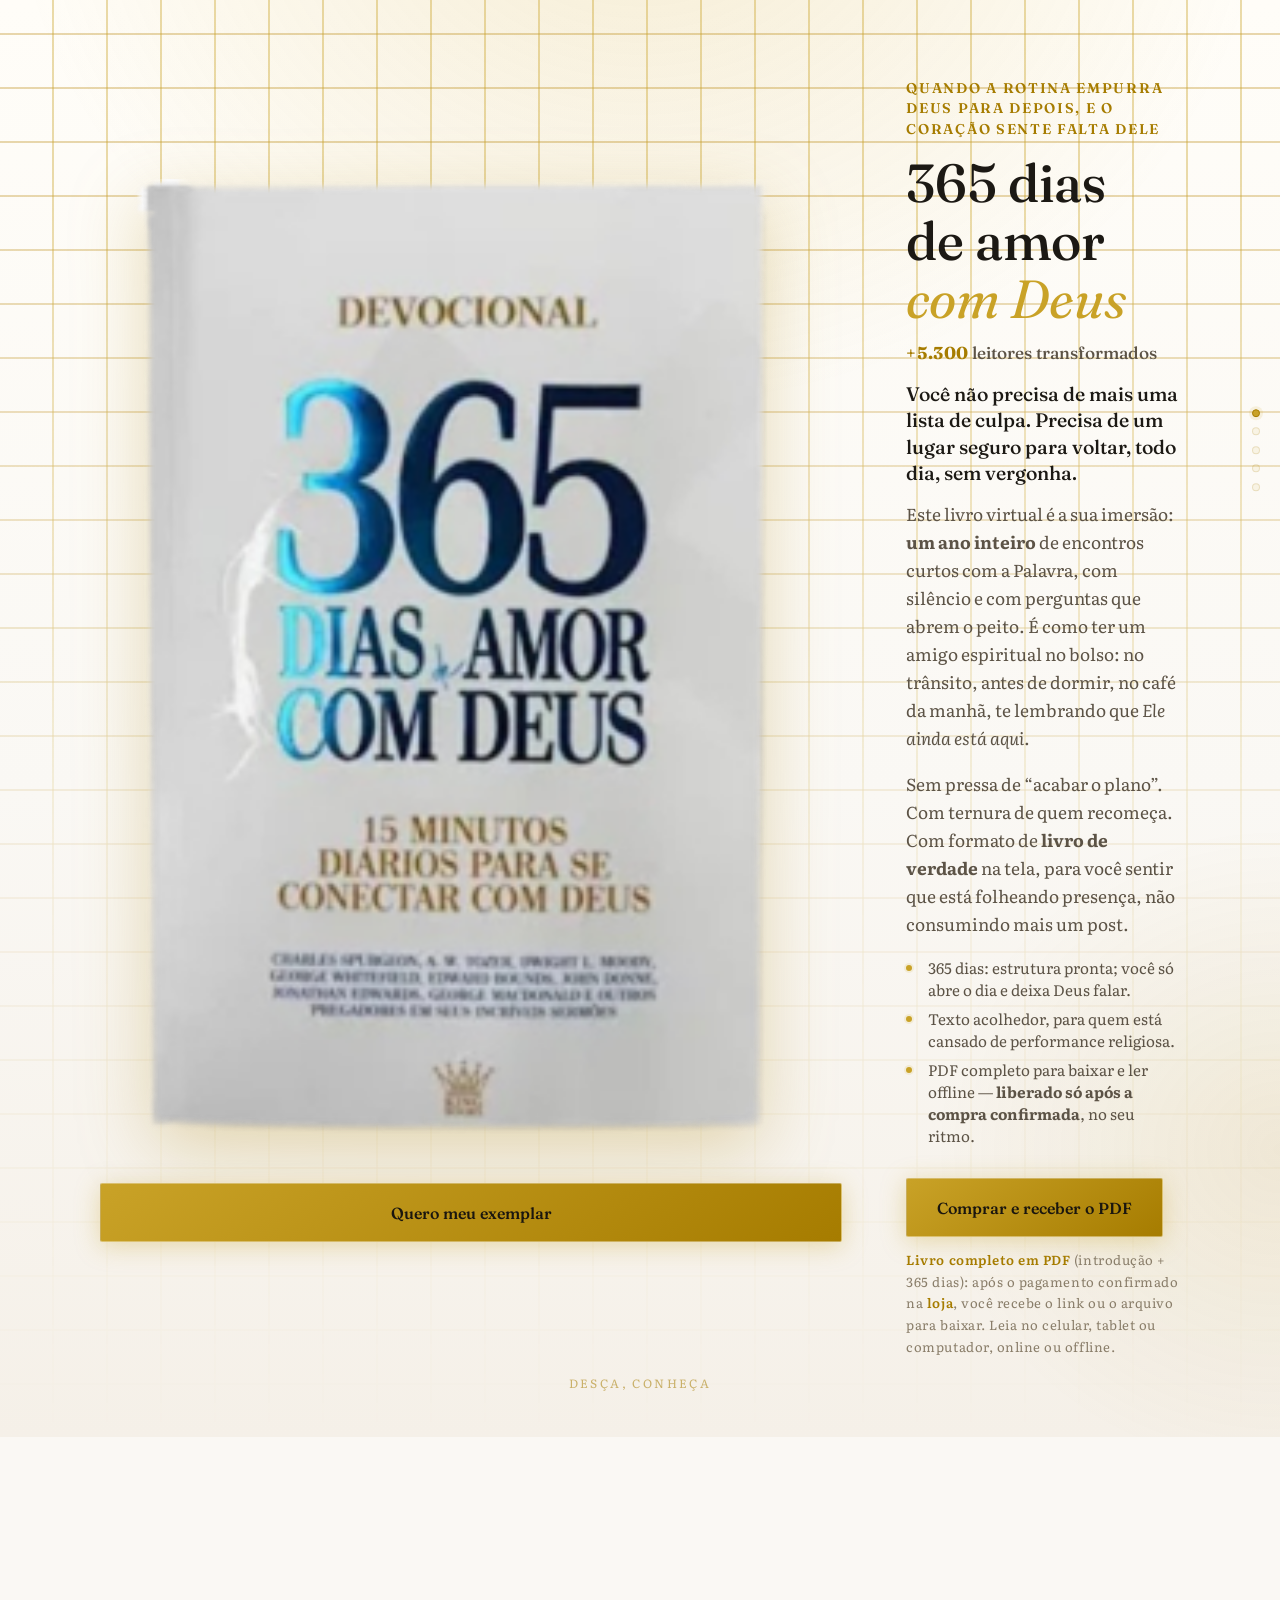
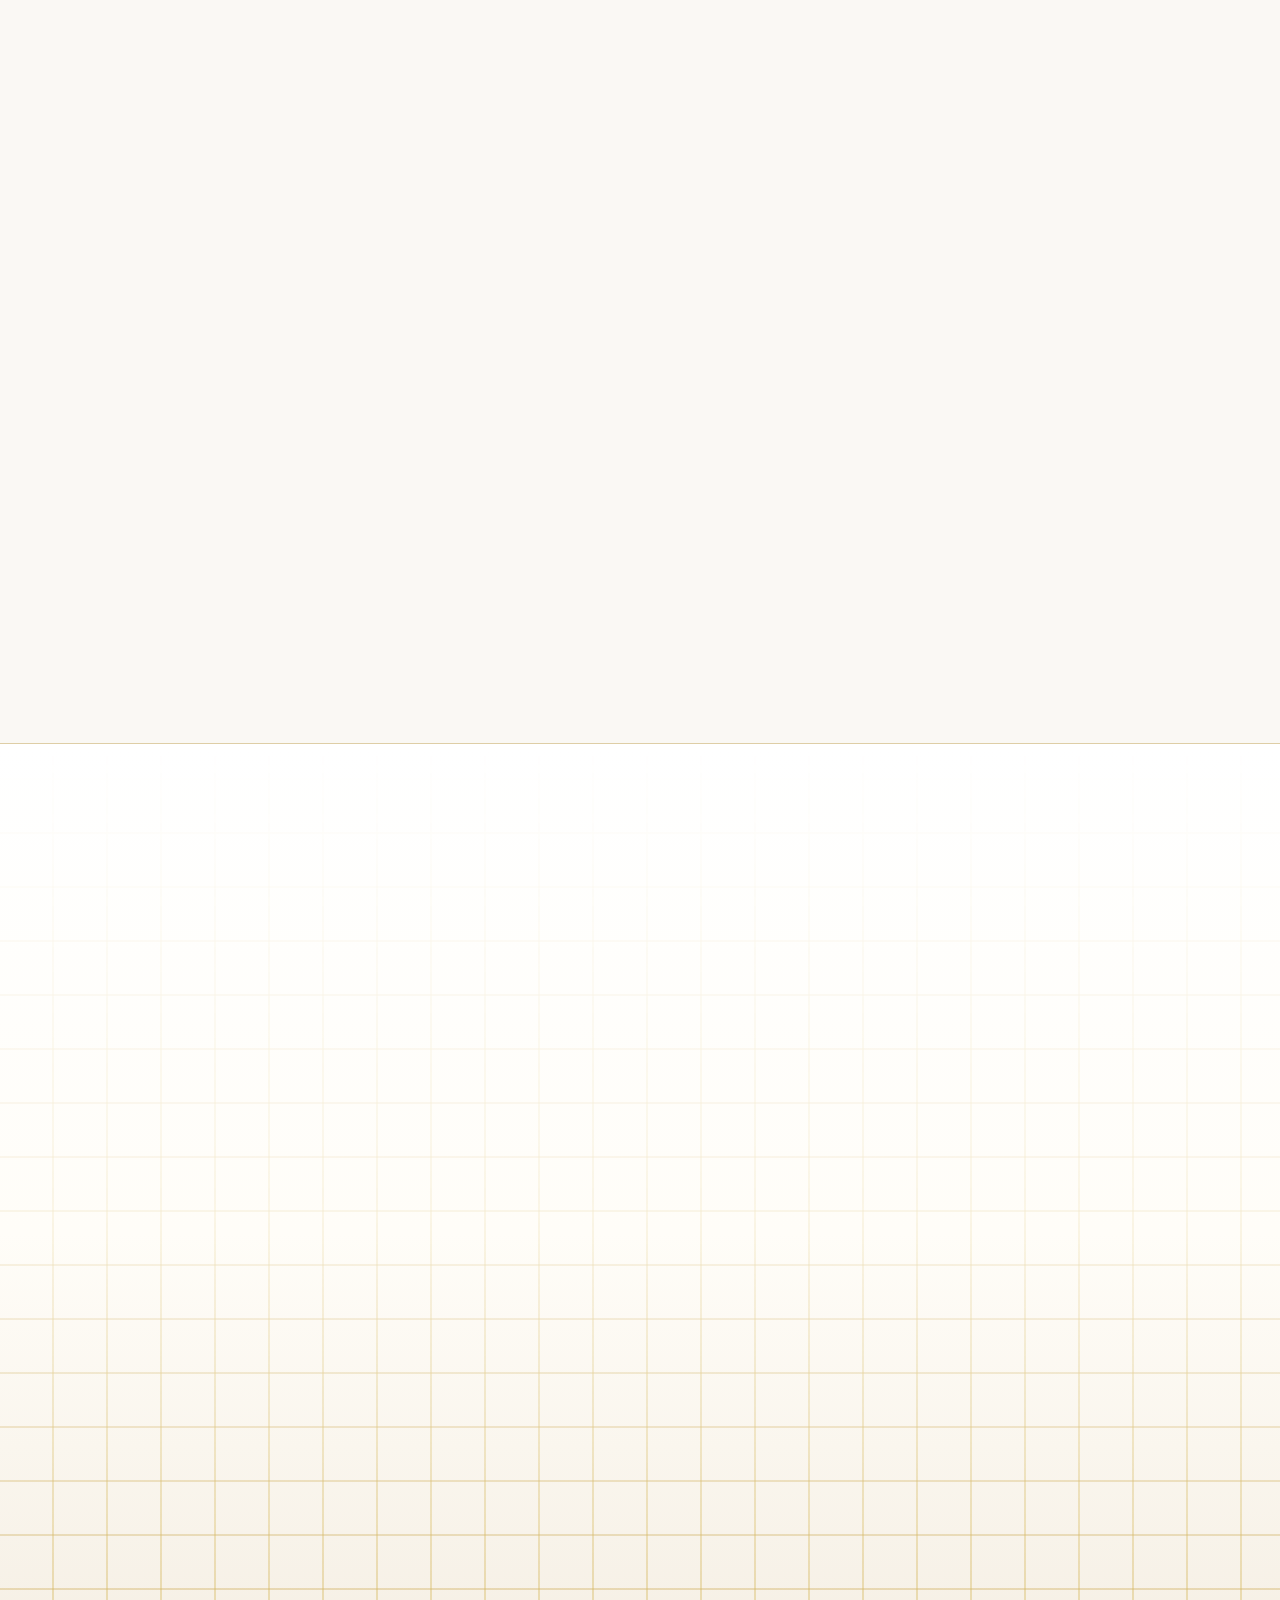
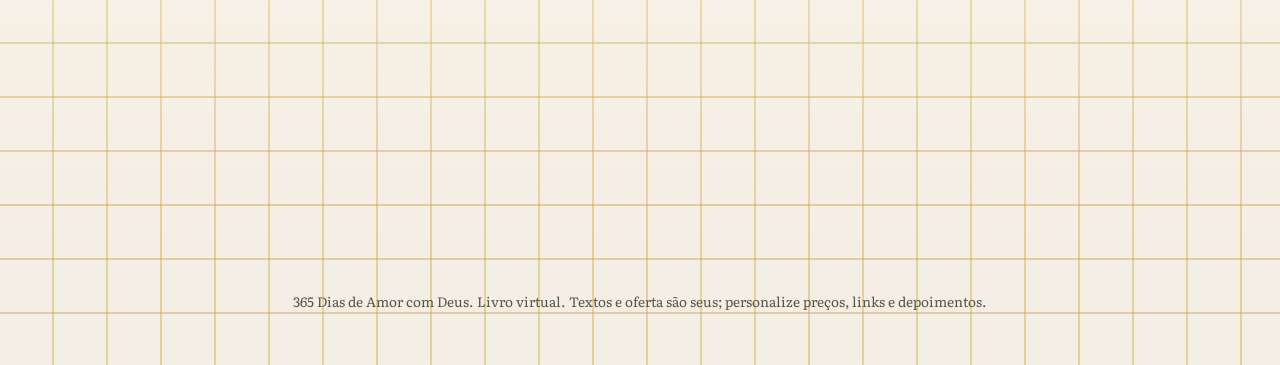
<file: index.html>
<!DOCTYPE html>
<html lang="pt-BR">
<head>
  <meta charset="UTF-8" />
  <meta name="viewport" content="width=device-width, initial-scale=1" />
  <meta name="description" content="365 Dias de Amor com Deus: devocional em PDF, imersão diária em palavra, silêncio e presença. Livro virtual — PDF liberado após a compra confirmada." />
  <title>365 Dias de Amor com Deus | Imersão</title>
  <!-- Meta Pixel: https://developers.facebook.com/docs/meta-pixel -->
  <script>
    !(function (f, b, e, v, n, t, s) {
      if (f.fbq) return;
      n = f.fbq = function () {
        n.callMethod ? n.callMethod.apply(n, arguments) : n.queue.push(arguments);
      };
      if (!f._fbq) f._fbq = n;
      n.push = n;
      n.loaded = !0;
      n.version = "2.0";
      n.queue = [];
      t = b.createElement(e);
      t.async = !0;
      t.src = v;
      s = b.getElementsByTagName(e)[0];
      s.parentNode.insertBefore(t, s);
    })(window, document, "script", "https://connect.facebook.net/en_US/fbevents.js");
    fbq("init", "1371933481506696");
    fbq("track", "PageView");
  </script>
  <noscript
    ><img
      height="1"
      width="1"
      style="display: none"
      src="https://www.facebook.com/tr?id=1371933481506696&amp;ev=PageView&amp;noscript=1"
      alt=""
  /></noscript>
  <link rel="preconnect" href="https://fonts.googleapis.com" />
  <link rel="preconnect" href="https://fonts.gstatic.com" crossorigin />
  <link href="https://fonts.googleapis.com/css2?family=Crimson+Text:ital,wght@0,400;0,600;0,700;1,400;1,600&family=Fraunces:ital,opsz,wght@0,9..144,200..900;1,9..144,200..900&family=Literata:ital,opsz,wght@0,7..72,400..700;1,7..72,400..700&family=Playfair+Display:ital,wght@0,400;0,600;0,700;0,900;1,400&display=swap" rel="stylesheet" />
  <style>
    :root {
      --bg: #faf8f4;
      --bg-elev: #ffffff;
      --bg-soft: #f3eee6;
      --ink: #1c1914;
      --ink-muted: #5c5346;
      --gold: #a67c00;
      --gold-bright: #c9a227;
      --gold-pale: rgba(201, 162, 39, 0.12);
      --border: rgba(166, 124, 0, 0.28);
      --font-display: "Fraunces", Georgia, serif;
      --font-body: "Literata", Georgia, serif;
      --ease-out: cubic-bezier(0.22, 1, 0.36, 1);
      --lv-card-radius: 14px;
    }

    *,
    *::before,
    *::after {
      box-sizing: border-box;
    }

    html {
      scroll-behavior: smooth;
    }

    body {
      margin: 0;
      background: var(--bg);
      color: var(--ink);
      font-family: var(--font-body);
      font-size: 1.05rem;
      line-height: 1.65;
      font-weight: 400;
      overflow-x: hidden;
    }

    /* Textura leve sobre fundo claro */
    body::before {
      content: "";
      position: fixed;
      inset: 0;
      pointer-events: none;
      opacity: 0.22;
      background-image: url("data:image/svg+xml,%3Csvg viewBox='0 0 256 256' xmlns='http://www.w3.org/2000/svg'%3E%3Cfilter id='n'%3E%3CfeTurbulence type='fractalNoise' baseFrequency='0.85' numOctaves='3' stitchTiles='stitch'/%3E%3C/filter%3E%3Crect width='100%25' height='100%25' filter='url(%23n)'/%3E%3C/svg%3E");
      mix-blend-mode: multiply;
    }

    a {
      color: var(--gold);
      text-decoration: none;
      font-weight: 500;
    }

    a:hover {
      text-decoration: underline;
      text-underline-offset: 4px;
      color: #8a6910;
    }

    .skip {
      position: absolute;
      left: -9999px;
      top: auto;
    }
    .skip:focus {
      left: 1rem;
      top: 1rem;
      z-index: 100000;
      padding: 0.75rem 1rem;
      background: var(--bg-elev);
      color: var(--ink);
      outline: 2px solid var(--gold-bright);
    }

    /* Navegação lateral (capítulos) */
    .chapter-rail {
      position: fixed;
      right: 1.25rem;
      top: 50%;
      transform: translateY(-50%);
      z-index: 100;
      display: none;
      flex-direction: column;
      gap: 0.65rem;
    }
    @media (min-width: 1100px) {
      .chapter-rail {
        display: flex;
      }
    }
    .chapter-rail a {
      width: 8px;
      height: 8px;
      border-radius: 50%;
      background: var(--gold-pale);
      border: 1px solid var(--border);
      opacity: 0.65;
      transition: transform 0.35s var(--ease-out), opacity 0.35s, background 0.35s;
    }
    .chapter-rail a:hover,
    .chapter-rail a:focus-visible {
      opacity: 1;
      transform: scale(1.35);
      outline: none;
    }
    .chapter-rail a.active {
      background: var(--gold-bright);
      border-color: var(--gold);
      opacity: 1;
      box-shadow: 0 0 0 3px var(--gold-pale);
    }

    /* Hero: capa + copy */
    .hero {
      min-height: 100vh;
      min-height: 100dvh;
      display: flex;
      align-items: center;
      justify-content: center;
      padding: clamp(2rem, 5vw, 4rem) clamp(1.25rem, 4vw, 2rem) clamp(4rem, 8vw, 5rem);
      position: relative;
      z-index: 1;
      isolation: isolate;
      background:
        radial-gradient(ellipse 90% 70% at 50% -10%, rgba(201, 162, 39, 0.18) 0%, transparent 55%),
        radial-gradient(ellipse 60% 50% at 100% 80%, rgba(166, 124, 0, 0.1) 0%, transparent 45%),
        linear-gradient(180deg, #fffdf8 0%, var(--bg) 55%, #f5f0e8 100%);
    }

    /* Grade dourada: linhas; máscara em degradê — forte no topo, some em direção a baixo */
    .hero::before {
      content: "";
      position: absolute;
      inset: 0;
      z-index: 0;
      pointer-events: none;
      background-image:
        repeating-linear-gradient(
          90deg,
          transparent,
          transparent 52px,
          rgba(201, 162, 39, 0.38) 52px,
          rgba(201, 162, 39, 0.38) 54px
        ),
        repeating-linear-gradient(
          0deg,
          transparent,
          transparent 52px,
          rgba(184, 134, 11, 0.32) 52px,
          rgba(184, 134, 11, 0.32) 54px
        );
      -webkit-mask-image: linear-gradient(
        to bottom,
        #000 0%,
        #000 12%,
        rgba(0, 0, 0, 0.65) 38%,
        rgba(0, 0, 0, 0.22) 62%,
        transparent 100%
      );
      mask-image: linear-gradient(
        to bottom,
        #000 0%,
        #000 12%,
        rgba(0, 0, 0, 0.65) 38%,
        rgba(0, 0, 0, 0.22) 62%,
        transparent 100%
      );
      -webkit-mask-size: 100% 100%;
      mask-size: 100% 100%;
      -webkit-mask-repeat: no-repeat;
      mask-repeat: no-repeat;
    }

    .hero-grid {
      position: relative;
      z-index: 1;
      width: 100%;
      max-width: 1080px;
      margin: 0 auto;
      display: grid;
      grid-template-columns: 1fr;
      gap: clamp(2rem, 5vw, 3.25rem);
      align-items: center;
      justify-items: center;
      text-align: center;
      animation: heroRise 1.2s var(--ease-out) both;
    }

    @keyframes heroRise {
      from {
        opacity: 0;
        transform: translateY(24px);
      }
      to {
        opacity: 1;
        transform: translateY(0);
      }
    }

    @media (min-width: 880px) {
      .hero-grid {
        grid-template-columns: minmax(400px, min(58vw, 880px)) minmax(0, 1fr);
        justify-items: start;
        text-align: left;
        gap: clamp(2.5rem, 5vw, 4rem);
      }
    }

    .hero-cover {
      margin: 0;
      position: relative;
      flex-shrink: 0;
      width: min(100%, 880px);
      display: flex;
      flex-direction: column;
      align-items: center;
      gap: 1.15rem;
      background: transparent;
    }

    .hero-cover-cta {
      width: 100%;
      max-width: min(100%, 800px);
      text-align: center;
      text-decoration: none;
    }
    .hero-cover-cta:hover {
      text-decoration: none;
    }

    .hero-cover-img {
      display: block;
      width: 100%;
      max-width: min(100%, 880px);
      height: auto;
      object-fit: contain;
      /* Mate preto em volta do livro: some no fundo claro do hero */
      mix-blend-mode: lighten;
      border-radius: 10px;
      filter: drop-shadow(0 22px 36px rgba(166, 124, 0, 0.28));
      animation: heroFloat 5.5s ease-in-out infinite;
    }

    @media (max-width: 879px) {
      .hero-cover {
        width: 100%;
        max-width: 100%;
        gap: 1.35rem;
      }
      .hero-cover-img {
        width: auto;
        max-width: min(calc(100vw - 12px), 920px);
        max-height: min(78vh, 980px);
        margin-inline: auto;
      }
      .hero-cover-cta {
        max-width: min(100%, 22rem);
        margin-top: 0.15rem;
      }
    }

    @keyframes heroFloat {
      0%,
      100% {
        transform: translateY(0);
      }
      50% {
        transform: translateY(-10px);
      }
    }

    .hero-copy {
      max-width: 36rem;
    }

    @media (min-width: 880px) {
      .hero-copy {
        max-width: none;
      }
    }

    .hero-eyebrow {
      font-family: var(--font-display);
      font-size: clamp(0.78rem, 1.5vw, 0.88rem);
      letter-spacing: 0.12em;
      text-transform: uppercase;
      color: var(--gold);
      margin-bottom: 1rem;
      font-weight: 600;
      line-height: 1.45;
      animation: fadeDelay 0.9s 0.1s var(--ease-out) both;
    }

    @keyframes fadeDelay {
      from {
        opacity: 0;
      }
      to {
        opacity: 1;
      }
    }

    .hero h1 {
      font-family: var(--font-display);
      font-weight: 500;
      font-size: clamp(2.1rem, 5.5vw, 3.35rem);
      line-height: 1.08;
      margin: 0 0 1rem;
      font-optical-sizing: auto;
      color: var(--ink);
      text-wrap: balance;
      animation: fadeDelay 0.9s 0.2s var(--ease-out) both;
    }

    .hero h1 em {
      font-style: italic;
      font-weight: 400;
      color: var(--gold-bright);
    }

    .hero-readers {
      font-family: var(--font-display);
      font-size: clamp(0.95rem, 1.9vw, 1.08rem);
      font-weight: 500;
      color: var(--ink-muted);
      margin: -0.25rem 0 1.05rem;
      line-height: 1.35;
      animation: fadeDelay 0.9s 0.24s var(--ease-out) both;
    }
    .hero-readers strong {
      color: var(--gold);
      font-weight: 700;
      letter-spacing: 0.02em;
    }

    .hero-hook {
      font-family: var(--font-display);
      font-size: clamp(1.05rem, 2.2vw, 1.22rem);
      font-weight: 500;
      color: var(--ink);
      margin: 0 0 0.85rem;
      line-height: 1.35;
      animation: fadeDelay 0.9s 0.28s var(--ease-out) both;
    }

    .hero-lead {
      font-size: clamp(0.98rem, 1.85vw, 1.08rem);
      max-width: 42ch;
      margin: 0 auto 1.15rem;
      color: var(--ink-muted);
      line-height: 1.62;
      animation: fadeDelay 0.9s 0.36s var(--ease-out) both;
    }

    @media (min-width: 880px) {
      .hero-lead {
        margin-left: 0;
        margin-right: 0;
      }
    }

    .hero-bullets {
      list-style: none;
      padding: 0;
      margin: 0 0 1.5rem;
      text-align: left;
      display: inline-block;
      animation: fadeDelay 0.9s 0.44s var(--ease-out) both;
    }

    .hero-bullets li {
      position: relative;
      padding-left: 1.35rem;
      margin-bottom: 0.45rem;
      font-size: 0.95rem;
      color: var(--ink-muted);
      line-height: 1.45;
    }

    .hero-bullets li::before {
      content: "";
      position: absolute;
      left: 0;
      top: 0.55em;
      width: 6px;
      height: 6px;
      border-radius: 50%;
      background: var(--gold-bright);
      box-shadow: 0 0 0 2px var(--gold-pale);
    }

    .hero-cta {
      display: flex;
      flex-wrap: wrap;
      gap: 0.85rem 1rem;
      justify-content: center;
      margin-bottom: 0.75rem;
      animation: fadeDelay 0.9s 0.52s var(--ease-out) both;
    }

    @media (min-width: 880px) {
      .hero-cta {
        justify-content: flex-start;
      }
    }

    .hero-note {
      font-size: 0.82rem;
      color: #8a7e6a;
      margin: 0;
      letter-spacing: 0.04em;
      animation: fadeDelay 0.9s 0.58s var(--ease-out) both;
    }

    .hero-note strong {
      color: var(--gold);
      font-weight: 600;
    }

    .btn {
      display: inline-flex;
      align-items: center;
      justify-content: center;
      padding: 0.95rem 1.85rem;
      font-family: var(--font-display);
      font-size: 1rem;
      font-weight: 550;
      border-radius: 2px;
      border: 1px solid transparent;
      cursor: pointer;
      text-decoration: none;
      transition: transform 0.3s var(--ease-out), box-shadow 0.3s, background 0.3s, color 0.3s;
    }
    button.btn {
      appearance: none;
      -webkit-appearance: none;
    }
    .btn:hover {
      text-decoration: none;
    }
    .btn:focus-visible {
      outline: 2px solid var(--gold-bright);
      outline-offset: 3px;
    }

    .btn-primary {
      background: linear-gradient(145deg, var(--gold-bright), var(--gold));
      color: #1a160f;
      border-color: rgba(255, 255, 255, 0.35);
      box-shadow: 0 4px 24px rgba(201, 162, 39, 0.35);
    }
    .btn-primary:hover {
      transform: translateY(-2px);
      box-shadow: 0 8px 32px rgba(201, 162, 39, 0.45);
    }

    .btn-ghost {
      background: transparent;
      color: var(--ink);
      border-color: var(--border);
    }
    .btn-ghost:hover {
      background: var(--gold-pale);
      border-color: var(--gold);
    }

    /* Botões: largura total no celular, área de toque confortável */
    @media (max-width: 879px) {
      .hero-cta,
      #comprar .hero-cta {
        flex-direction: column;
        align-items: stretch;
        width: 100%;
        max-width: 22rem;
        margin-left: auto;
        margin-right: auto;
        gap: 0.65rem;
      }
      .hero-cta .btn,
      #comprar .hero-cta .btn,
      .hero-cover-cta {
        width: 100%;
        min-height: 48px;
        padding: 0.9rem 1.25rem;
        font-size: 1.02rem;
      }
    }

    @media (min-width: 880px) {
      #comprar .hero-cta {
        flex-wrap: wrap;
        justify-content: center;
      }
    }

    .scroll-hint {
      position: absolute;
      bottom: 2rem;
      left: 50%;
      transform: translateX(-50%);
      z-index: 1;
      font-size: 0.75rem;
      letter-spacing: 0.2em;
      text-transform: uppercase;
      color: var(--gold);
      opacity: 0.55;
      animation: floatHint 3s ease-in-out infinite;
    }
    @keyframes floatHint {
      0%,
      100% {
        transform: translateX(-50%) translateY(0);
      }
      50% {
        transform: translateX(-50%) translateY(6px);
      }
    }

    /* Seções genéricas */
    section {
      padding: clamp(4rem, 12vw, 7rem) clamp(1.5rem, 5vw, 3rem);
      position: relative;
    }

    /* Entrada no scroll: some ao sair da área e reaparece ao voltar (subir ou descer) */
    section[data-reveal] {
      opacity: 0;
      transition: opacity 0.85s var(--ease-out), transform 0.85s var(--ease-out);
    }
    section[data-reveal]:not(.is-visible):not(.reveal-up) {
      transform: translateY(2rem);
    }
    section[data-reveal]:not(.is-visible).reveal-up {
      transform: translateY(-2rem);
    }
    section[data-reveal].is-visible {
      opacity: 1;
      transform: translateY(0);
    }

    .section-label {
      font-family: var(--font-display);
      font-size: 0.75rem;
      letter-spacing: 0.28em;
      text-transform: uppercase;
      color: var(--gold);
      margin-bottom: 1rem;
    }

    .section-title {
      font-family: var(--font-display);
      font-weight: 500;
      font-size: clamp(1.85rem, 4vw, 2.75rem);
      line-height: 1.2;
      margin: 0 0 1.5rem;
      max-width: 22ch;
      color: var(--ink);
    }

    /* Capítulo: imersão — fundo com livro em coração + véu claro para leitura */
    #imersao {
      background-color: var(--bg-soft);
      background-image:
        linear-gradient(
          180deg,
          rgba(253, 249, 243, 0.9) 0%,
          rgba(250, 246, 238, 0.82) 38%,
          rgba(248, 242, 232, 0.86) 72%,
          rgba(253, 249, 243, 0.92) 100%
        ),
        linear-gradient(180deg, rgba(28, 25, 20, 0.04) 0%, transparent 45%),
        url("assets/imersao-fundo-livro-coracao.png");
      background-size: cover;
      background-position: center 40%;
      background-repeat: no-repeat;
      border-top: 1px solid var(--border);
      border-bottom: 1px solid var(--border);
    }

    .imersao-grid {
      max-width: 42rem;
      margin: 0 auto;
    }

    .imersao-copy p {
      margin: 0 0 1.25rem;
      color: var(--ink-muted);
      max-width: 48ch;
    }

    .imersao-stats {
      display: grid;
      grid-template-columns: repeat(3, 1fr);
      gap: 1rem;
      margin-top: 2rem;
      padding-top: 2rem;
      border-top: 1px solid var(--border);
    }
    .imersao-stat {
      text-align: center;
    }
    .imersao-stat strong {
      font-family: var(--font-display);
      font-size: clamp(1.75rem, 4vw, 2.5rem);
      font-weight: 500;
      color: var(--gold-bright);
      display: block;
      line-height: 1.1;
    }
    .imersao-stat span {
      font-size: 0.8rem;
      color: var(--ink-muted);
      letter-spacing: 0.06em;
    }

    /* Borda dourada: orb radial percorre o retângulo do card (left/top % — offset-path com % usava o tamanho do orb e sumia) */
    @keyframes lv-orbit-gold {
      0% {
        left: 6%;
        top: 0;
        transform: translate(-50%, -50%) rotate(45deg);
      }
      25% {
        left: 94%;
        top: 0;
        transform: translate(-50%, -50%) rotate(45deg);
      }
      50% {
        left: 94%;
        top: 100%;
        transform: translate(-50%, -50%) rotate(45deg);
      }
      75% {
        left: 6%;
        top: 100%;
        transform: translate(-50%, -50%) rotate(45deg);
      }
      100% {
        left: 6%;
        top: 0;
        transform: translate(-50%, -50%) rotate(45deg);
      }
    }
    @keyframes lv-rail-shine {
      0%,
      100% {
        opacity: 0.55;
        transform: scaleX(0.92);
      }
      50% {
        opacity: 1;
        transform: scaleX(1);
      }
    }

    .para-card,
    .comprar-card,
    .imersao-stat {
      position: relative;
      z-index: 0;
      overflow: hidden;
      isolation: isolate;
      border-radius: var(--lv-card-radius);
      border: none;
      box-shadow:
        0 1px 0 rgba(255, 255, 255, 0.78) inset,
        0 1px 4px rgba(28, 25, 20, 0.05);
    }

    /* Camada 1: orb dourado que “corre” pelas quatro arestas do card (miolo coberto pelo ::after) */
    .para-card::before,
    .imersao-stat::before,
    .comprar-card::before {
      content: "";
      position: absolute;
      width: min(6.5rem, 42%);
      height: min(6.5rem, 42%);
      left: 6%;
      top: 0;
      box-sizing: border-box;
      background: radial-gradient(
        circle at 50% 50%,
        rgba(255, 252, 238, 0.98) 0%,
        var(--gold-bright) 22%,
        rgba(212, 175, 55, 0.5) 48%,
        rgba(166, 124, 0, 0.14) 66%,
        transparent 74%
      );
      transform: translate(-50%, -50%) rotate(45deg);
      animation: lv-orbit-gold 5s linear infinite;
      pointer-events: none;
      z-index: 1;
    }

    /* Camada 2: “tampa” com o mesmo fundo do card, 2px menor — esconde o miolo, deixa só a bordinha */
    .para-card::after,
    .imersao-stat::after,
    .comprar-card::after {
      content: "";
      position: absolute;
      inset: 2px;
      border-radius: calc(var(--lv-card-radius) - 2px);
      box-sizing: border-box;
      pointer-events: none;
      z-index: 2;
    }

    .para-card::after {
      background: linear-gradient(180deg, #ffffff 0%, var(--bg-elev) 100%);
    }

    .imersao-stat::after {
      background: linear-gradient(165deg, #fffefb 0%, var(--bg-elev) 55%, #fffdfb 100%);
    }

    .comprar-card::after {
      background: linear-gradient(165deg, #fffefb 0%, var(--bg-elev) 45%, #fffdf8 100%);
    }

    .para-quem-inner .para-card:nth-child(2)::before,
    .imersao-stats .imersao-stat:nth-child(2)::before {
      animation-duration: 5.5s;
      animation-delay: -1.2s;
    }
    .para-quem-inner .para-card:nth-child(3)::before,
    .imersao-stats .imersao-stat:nth-child(3)::before {
      animation-duration: 4.75s;
      animation-delay: -2.4s;
    }
    .para-quem-inner .para-card:nth-child(4)::before {
      animation-duration: 5.25s;
      animation-delay: -3.5s;
    }
    .comprar-card::before {
      animation-duration: 5.1s;
      animation-delay: -1.8s;
    }

    @media (prefers-reduced-motion: reduce) {
      .para-card::before,
      .imersao-stat::before,
      .comprar-card::before,
      .para-card::after,
      .imersao-stat::after,
      .comprar-card::after {
        display: none !important;
      }
      .para-card,
      .comprar-card,
      .imersao-stat {
        border: 1px solid rgba(201, 162, 39, 0.32);
      }
      .comprar-card__rail {
        animation: none !important;
      }
      section[data-reveal] {
        opacity: 1 !important;
        transform: none !important;
        transition: none !important;
      }
    }

    /* Capítulo II — página de pergaminho a tela cheia (sem moldura escura) */
    #conteudo {
      --bible-ink: #2a2118;
      --bible-sepia: #5c4528;
      --bible-paper-mid: #e8dcc6;
      --bible-paper-edge: #c9b89a;
      margin: 0;
      padding: 0;
      width: 100%;
      min-height: 100vh;
      min-height: 100dvh;
      display: flex;
      flex-direction: column;
      align-items: stretch;
      text-align: center;
      background: transparent;
      border: none;
    }

    #conteudo .lv-bible-page {
      flex: 1 1 auto;
      display: flex;
      flex-direction: column;
      align-items: center;
      width: 100%;
      max-width: none;
      margin: 0;
      padding: clamp(2.75rem, 8vw, 4rem) clamp(1.25rem, 5vw, 2.25rem) clamp(3rem, 10vw, 5rem);
      font-family: "Crimson Text", Georgia, serif;
      color: var(--bible-ink);
      text-align: center;
      background:
        radial-gradient(ellipse 95% 55% at 50% -5%, rgba(255, 252, 240, 0.45) 0%, transparent 52%),
        radial-gradient(ellipse 80% 50% at 100% 100%, rgba(139, 90, 43, 0.08) 0%, transparent 45%),
        radial-gradient(ellipse 70% 45% at 0% 80%, rgba(100, 72, 40, 0.06) 0%, transparent 42%),
        repeating-linear-gradient(
          0deg,
          transparent,
          transparent 23px,
          rgba(74, 55, 40, 0.04) 23px,
          rgba(74, 55, 40, 0.04) 24px
        ),
        linear-gradient(175deg, #f6eedc 0%, var(--bible-paper-mid) 38%, #dccfaf 72%, var(--bible-paper-edge) 100%);
      border: none;
      outline: none;
      box-shadow: inset 0 0 120px rgba(62, 48, 30, 0.08);
    }

    #conteudo .lv-bible-page::before {
      content: "✦";
      display: block;
      font-size: 1.1rem;
      letter-spacing: 0.15em;
      color: rgba(92, 69, 40, 0.4);
      margin-bottom: 0.35rem;
    }

    #conteudo .section-label {
      font-family: "Playfair Display", Georgia, serif;
      font-size: 0.72rem;
      letter-spacing: 0.38em;
      text-transform: uppercase;
      color: var(--bible-sepia);
      margin-bottom: 0.85rem;
      font-weight: 600;
    }

    #conteudo .section-title {
      font-family: "Playfair Display", Georgia, serif;
      font-weight: 600;
      font-size: clamp(1.55rem, 3.6vw, 2.15rem);
      line-height: 1.28;
      max-width: 20ch;
      margin: 0 auto 1.75rem;
      color: var(--bible-ink);
      font-feature-settings: "liga" 1, "kern" 1;
      padding-bottom: 1.1rem;
      border-bottom: 1px solid rgba(92, 69, 40, 0.28);
    }

    #conteudo .content-list {
      counter-reset: bible-verse;
      text-align: left;
      margin-top: 0.25rem;
    }

    #conteudo .content-list li {
      counter-increment: bible-verse;
      padding: 1.05rem 0.25rem 1.05rem 2.85rem;
      border-bottom: 1px solid rgba(92, 69, 40, 0.18);
      color: var(--bible-ink);
      font-size: 1.08rem;
      line-height: 1.72;
      font-weight: 400;
    }

    #conteudo .content-list li:last-child {
      border-bottom: none;
      padding-bottom: 0;
    }

    #conteudo .content-list li::before {
      content: counter(bible-verse);
      position: absolute;
      left: 0;
      top: 1.15rem;
      width: 1.85rem;
      height: auto;
      border-radius: 0;
      background: none;
      box-shadow: none;
      opacity: 1;
      font-family: "Playfair Display", Georgia, serif;
      font-size: 0.82rem;
      font-weight: 600;
      color: rgba(92, 69, 40, 0.5);
      text-align: right;
      line-height: 1.4;
      font-variant-numeric: oldstyle-nums;
    }

    #conteudo .content-list strong {
      font-weight: 700;
      color: #1a1510;
    }

    #conteudo .content-list code {
      font-family: ui-monospace, "Cascadia Code", Consolas, monospace;
      font-size: 0.84em;
      padding: 0.1em 0.32em;
      border-radius: 3px;
      background: rgba(92, 69, 40, 0.09);
      border: 1px solid rgba(92, 69, 40, 0.22);
      color: #241c14;
    }

    @media (max-width: 520px) {
      #conteudo .lv-bible-page {
        padding-left: 1.15rem;
        padding-right: 1.15rem;
      }
      #conteudo .content-list li {
        padding-left: 2.5rem;
        font-size: 1.02rem;
      }
      #conteudo .content-list li::before {
        width: 1.6rem;
        font-size: 0.78rem;
      }
    }

    .content-list {
      max-width: 40rem;
      margin: 0 auto;
      padding: 0;
      list-style: none;
      width: 100%;
      text-align: left;
    }
    .content-list li {
      position: relative;
      padding: 1.15rem 0 1.15rem 2.5rem;
      border-bottom: 1px solid var(--border);
      color: var(--ink);
    }
    .content-list li::before {
      content: "";
      position: absolute;
      left: 0.35rem;
      top: 1.35rem;
      width: 6px;
      height: 6px;
      border-radius: 50%;
      background: var(--gold-bright);
      box-shadow: 0 0 0 2px var(--gold-pale);
      opacity: 0.85;
    }

    /* Para quem é — foto de fundo + véu claro (cards brancos mantêm contraste) */
    #para-quem {
      background-color: var(--bg-soft);
      background-image:
        linear-gradient(
          180deg,
          rgba(243, 238, 228, 0.9) 0%,
          rgba(250, 246, 238, 0.78) 42%,
          rgba(248, 242, 234, 0.85) 100%
        ),
        linear-gradient(180deg, rgba(28, 25, 20, 0.12) 0%, transparent 55%),
        url("assets/para-quem-fundo.png");
      background-size: cover;
      background-position: center 38%;
      background-repeat: no-repeat;
    }
    .para-quem-inner {
      max-width: 56rem;
      margin: 0 auto;
      display: grid;
      gap: 2rem;
    }
    @media (min-width: 768px) {
      .para-quem-inner {
        grid-template-columns: repeat(2, 1fr);
      }
    }
    .para-card {
      padding: 2rem;
      background: linear-gradient(180deg, #ffffff 0%, var(--bg-elev) 100%);
      border-radius: var(--lv-card-radius);
    }

    .imersao-stat {
      padding: 1.35rem 0.95rem;
      background: linear-gradient(165deg, #fffefb 0%, var(--bg-elev) 55%, #fffdfb 100%);
      border-radius: var(--lv-card-radius);
    }

    .para-card > *,
    .imersao-stat > *,
    .comprar-card > *:not(.comprar-card__rail) {
      position: relative;
      z-index: 5;
    }

    .para-card h3 {
      font-family: var(--font-display);
      font-weight: 500;
      font-size: 1.25rem;
      margin: 0 0 0.75rem;
      color: var(--gold);
    }
    .para-card p {
      margin: 0;
      color: var(--ink-muted);
      font-size: 0.98rem;
    }

    /* Bloco final: comprar + rodapé — um só degradê e uma só grade (máscara de baixo → cima) */
    .lv-final-block {
      position: relative;
      isolation: isolate;
      overflow: hidden;
      border-top: 1px solid var(--border);
      background: linear-gradient(180deg, var(--bg-elev) 0%, #fffdf8 40%, #f5efe4 75%, var(--bg-soft) 100%);
    }

    .lv-final-block::before {
      content: "";
      position: absolute;
      inset: 0;
      z-index: 0;
      pointer-events: none;
      background-image:
        repeating-linear-gradient(
          90deg,
          transparent,
          transparent 52px,
          rgba(201, 162, 39, 0.38) 52px,
          rgba(201, 162, 39, 0.38) 54px
        ),
        repeating-linear-gradient(
          0deg,
          transparent,
          transparent 52px,
          rgba(184, 134, 11, 0.32) 52px,
          rgba(184, 134, 11, 0.32) 54px
        );
      -webkit-mask-image: linear-gradient(
        to top,
        #000 0%,
        #000 12%,
        rgba(0, 0, 0, 0.65) 38%,
        rgba(0, 0, 0, 0.22) 62%,
        transparent 100%
      );
      mask-image: linear-gradient(
        to top,
        #000 0%,
        #000 12%,
        rgba(0, 0, 0, 0.65) 38%,
        rgba(0, 0, 0, 0.22) 62%,
        transparent 100%
      );
      -webkit-mask-size: 100% 100%;
      mask-size: 100% 100%;
      -webkit-mask-repeat: no-repeat;
      mask-repeat: no-repeat;
    }

    .lv-final-block > * {
      position: relative;
      z-index: 1;
    }

    #comprar {
      text-align: center;
      padding: clamp(5rem, 14vw, 8rem) 1.5rem;
      background: transparent;
    }

    #comprar .section-title {
      margin-left: auto;
      margin-right: auto;
      max-width: 22ch;
    }

    .comprar-readers {
      font-family: var(--font-display);
      font-size: clamp(1rem, 2vw, 1.12rem);
      font-weight: 500;
      color: var(--ink-muted);
      margin: 0 auto 1.25rem;
      max-width: 28rem;
      line-height: 1.4;
    }
    .comprar-readers strong {
      color: var(--gold);
      font-weight: 700;
    }

    .comprar-card {
      max-width: 26rem;
      margin: 2rem auto 0;
      padding: 2rem 1.65rem 1.75rem;
      text-align: center;
      background: linear-gradient(165deg, #fffefb 0%, var(--bg-elev) 45%, #fffdf8 100%);
    }

    .comprar-card__rail {
      display: block;
      position: absolute;
      left: 1.25rem;
      right: 1.25rem;
      top: 0;
      height: 3px;
      border-radius: 0 0 4px 4px;
      background: linear-gradient(90deg, transparent, var(--gold-bright), var(--gold), var(--gold-bright), transparent);
      transform-origin: center top;
      animation: lv-rail-shine 5.5s ease-in-out infinite;
      pointer-events: none;
      z-index: 5;
    }

    .comprar-card__tag {
      font-family: var(--font-display);
      font-size: 0.72rem;
      letter-spacing: 0.2em;
      text-transform: uppercase;
      color: var(--gold);
      font-weight: 600;
      margin: 0.35rem 0 0.75rem;
    }

    .comprar-card__price {
      font-family: var(--font-display);
      font-size: clamp(2.35rem, 5vw, 3rem);
      font-weight: 600;
      color: var(--gold-bright);
      margin: 0;
      line-height: 1;
      text-shadow: 0 1px 0 rgba(255, 255, 255, 0.6);
    }

    .comprar-card__pitch {
      margin: 0.65rem 0 0;
      font-size: 0.9rem;
      color: var(--ink-muted);
      line-height: 1.45;
    }

    .comprar-card__list {
      list-style: none;
      margin: 1.5rem 0 1.25rem;
      padding: 1.15rem 0 0;
      border-top: 1px solid var(--border);
      text-align: left;
    }
    .comprar-card__list li {
      position: relative;
      padding-left: 1.5rem;
      margin-bottom: 0.75rem;
      font-size: 0.92rem;
      color: var(--ink-muted);
      line-height: 1.5;
    }
    .comprar-card__list li:last-child {
      margin-bottom: 0;
    }
    .comprar-card__list li::before {
      content: "";
      position: absolute;
      left: 0;
      top: 0.45em;
      width: 7px;
      height: 7px;
      border-radius: 50%;
      background: var(--gold-bright);
      box-shadow: 0 0 0 2px var(--gold-pale);
    }
    .comprar-card__list code {
      font-size: 0.86em;
      background: var(--gold-pale);
      padding: 0.08em 0.32em;
      border-radius: 4px;
    }

    .comprar-card__gateway-hint {
      margin: 0 0 1rem;
      font-size: 0.88rem;
      color: var(--ink-muted);
      line-height: 1.5;
    }
    .comprar-card__gateway-hint strong {
      color: var(--gold);
      font-weight: 600;
    }

    .comprar-card__afterpay {
      margin: 0 0 1.15rem;
      font-size: 0.82rem;
      color: var(--ink-muted);
      line-height: 1.45;
      padding: 0.65rem 0.85rem;
      border-radius: 8px;
      border: 1px dashed rgba(184, 134, 11, 0.45);
      background: rgba(184, 134, 11, 0.06);
    }

    .comprar-card .hero-cta {
      margin-top: 0.25rem;
      margin-bottom: 0;
    }

    @media (max-width: 879px) {
      #comprar .comprar-card .hero-cta {
        max-width: none;
        width: 100%;
      }
    }

    footer {
      padding: 2.5rem 1.5rem;
      text-align: center;
      font-size: 0.85rem;
      color: var(--ink-muted);
      background: transparent;
    }
  </style>
</head>
<body>
  <a class="skip" href="#imersao">Pular para o conteúdo</a>

  <nav class="chapter-rail" aria-label="Navegação por seções">
    <a href="#topo" data-section="topo" aria-label="Início"></a>
    <a href="#imersao" data-section="imersao" aria-label="Imersão"></a>
    <a href="#conteudo" data-section="conteudo" aria-label="Conteúdo"></a>
    <a href="#para-quem" data-section="para-quem" aria-label="Para quem"></a>
    <a href="#comprar" data-section="comprar" aria-label="Comprar"></a>
  </nav>

  <header class="hero" id="topo">
    <div class="hero-grid">
      <figure class="hero-cover">
        <img
          class="hero-cover-img"
          src="assets/capa-hero-livro.png"
          width="235"
          height="312"
          alt="Capa do devocional 365 Dias de Amor com Deus"
          loading="eager"
          decoding="async"
          onerror="this.onerror=null;this.src='assets/capa-livro.svg';"
        />
        <a class="btn btn-primary hero-cover-cta" href="#comprar">Quero meu exemplar</a>
      </figure>
      <div class="hero-copy">
        <p class="hero-eyebrow">
          Quando a rotina empurra Deus para depois, e o coração sente falta dEle
        </p>
        <h1>365 dias de amor <em>com Deus</em></h1>
        <p class="hero-readers"><strong>+5.300</strong> leitores transformados</p>
        <p class="hero-hook">Você não precisa de mais uma lista de culpa. Precisa de um lugar seguro para voltar, todo dia, sem vergonha.</p>
        <p class="hero-lead">
          Este livro virtual é a sua imersão: <strong>um ano inteiro</strong> de encontros curtos com a Palavra, com silêncio e com perguntas que abrem o peito. É como ter um amigo espiritual no bolso: no trânsito, antes de dormir, no café da manhã, te lembrando que <em>Ele ainda está aqui</em>.
        </p>
        <p class="hero-lead">
          Sem pressa de “acabar o plano”. Com ternura de quem recomeça. Com formato de <strong>livro de verdade</strong> na tela, para você sentir que está folheando presença, não consumindo mais um post.
        </p>
        <ul class="hero-bullets">
          <li>365 dias: estrutura pronta; você só abre o dia e deixa Deus falar.</li>
          <li>Texto acolhedor, para quem está cansado de performance religiosa.</li>
          <li>PDF completo para baixar e ler offline — <strong>liberado só após a compra confirmada</strong>, no seu ritmo.</li>
        </ul>
        <div class="hero-cta">
          <a class="btn btn-primary" href="#comprar">Comprar e receber o PDF</a>
        </div>
        <p class="hero-note"><strong>Livro completo em PDF</strong> (introdução + 365 dias): após o pagamento confirmado na <strong>loja</strong>, você recebe o link ou o arquivo para baixar. Leia no celular, tablet ou computador, online ou offline.</p>
      </div>
    </div>
    <p class="scroll-hint" aria-hidden="true">Desça, conheça</p>
  </header>

  <section id="imersao" data-reveal>
    <div class="imersao-grid">
      <div class="imersao-copy">
        <p class="section-label">Capítulo I</p>
        <h2 class="section-title">Um livro que se vive, dia após dia</h2>
        <p>
          A ideia é simples e profunda: <strong>um convite por dia</strong>, leitura guiada, uma pergunta para conversar com Deus (e consigo), e um espaço para anotar o que Ele colocou no seu coração. Sem pressa de “terminar o livro”: o ritmo é o calendário da sua vida.
        </p>
        <p>
          O formato virtual permite levar isso no bolso: manhã, intervalo, antes de dormir. A imersão acontece quando <em>constância encontra ternura</em>: pequenos passos, grandes mudanças de clima interior.
        </p>
        <div class="imersao-stats" role="group" aria-label="Resumo da jornada">
          <div class="imersao-stat">
            <strong>365</strong>
            <span>dias</span>
          </div>
          <div class="imersao-stat">
            <strong>1</strong>
            <span>encontro por dia</span>
          </div>
          <div class="imersao-stat">
            <strong>∞</strong>
            <span>recomeços</span>
          </div>
        </div>
      </div>
    </div>
  </section>

  <section id="conteudo" data-reveal>
    <div class="lv-bible-page">
      <p class="section-label">Capítulo II</p>
      <h2 class="section-title">O que vem no livro virtual</h2>
      <ul class="content-list">
        <li>365 entradas estruturadas (leitura + meditação + pergunta do dia)</li>
        <li>Ritmo pensado para quem tem pouco tempo, mas quer profundidade</li>
        <li>Linguagem acolhedora, sem jargão desnecessário, em tom de conversa íntima com Deus</li>
        <li>O arquivo <code>365-Dias-de-Amor-com-Deus.pdf</code> traz a <strong>introdução completa</strong> e os <strong>365 dias</strong>. Ele <strong>não fica público no site</strong>: você recebe o link ou o arquivo após a compra confirmada.</li>
        <li>Ideal para presentear a si mesmo ou alguém que deseja reatar o hábito da Palavra</li>
      </ul>
    </div>
  </section>

  <section id="para-quem" data-reveal>
    <p class="section-label">Capítulo III</p>
    <h2 class="section-title">Para quem é essa imersão</h2>
    <div class="para-quem-inner">
      <div class="para-card">
        <h3>Quem quer constância sem culpa</h3>
        <p>Se você já tentou planos de leitura “tudo ou nada”, aqui o convite é outro: um dia de cada vez, com graça.</p>
      </div>
      <div class="para-card">
        <h3>Quem busca intimidade, não performance</h3>
        <p>O foco não é acumular capítulos, mas cultivar um clima de amor e escuta no cotidiano.</p>
      </div>
      <div class="para-card">
        <h3>Quem ama beleza e calma</h3>
        <p>O site apresenta a obra; o PDF (enviado após a compra) é onde a leitura vira imersão, página a página, em tom de conversa com Deus.</p>
      </div>
      <div class="para-card">
        <h3>Quem pode presentear</h3>
        <p>Um ano inteiro de companhia espiritual é um gesto que marca, especialmente em datas ou renascimentos de fé.</p>
      </div>
    </div>
  </section>

  <div class="lv-final-block">
  <section id="comprar" data-reveal>
    <p class="section-label">Última página deste site</p>
    <h2 class="section-title">Pronto para viver os 365 dias?</h2>
    <p class="comprar-readers"><strong>+5.300</strong> leitores transformados</p>

    <div class="comprar-card">
      <span class="comprar-card__rail" aria-hidden="true"></span>
      <p class="comprar-card__tag">Livro virtual</p>
      <p class="comprar-card__price">R$&nbsp;24,90</p>
      <p class="comprar-card__pitch">Pagamento único · após a confirmação, liberamos o <strong>PDF completo</strong> para você baixar e guardar</p>

      <ul class="comprar-card__list">
        <li>Arquivo <code>365-Dias-de-Amor-com-Deus.pdf</code>: introdução + os <strong>365 dias</strong></li>
        <li>Leia no celular, tablet ou computador; online ou offline assim que receber o arquivo</li>
        <li>Ideal para o seu ritmo: um encontro por dia, sem pressa de “terminar tudo”</li>
      </ul>

      <p class="comprar-card__gateway-hint"><strong>Pagamento seguro</strong> pelo link abaixo (Fruitfy Pay). O PDF do ebook é liberado <strong>após a confirmação</strong> do pagamento.</p>

      <p class="comprar-card__afterpay" role="note">Após o pagamento confirmado na plataforma, você recebe o acesso ao PDF. O arquivo <strong>não</strong> é baixado diretamente nesta página.</p>

      <div class="hero-cta comprar-card__cta">
        <a
          class="btn btn-primary lv-checkout-btn"
          id="lv-checkout"
          href="https://go.fruitfypay.com/TyXWA9YrylRNZD8h"
          target="_blank"
          rel="noopener noreferrer"
          >Comprar agora</a>
      </div>
    </div>
  </section>

  <footer>
    <p>365 Dias de Amor com Deus. Livro virtual. Textos e oferta são seus; personalize preços, links e depoimentos.</p>
  </footer>
  </div>

  <script>
    (function () {
      var sections = document.querySelectorAll("section[id], header[id]");
      var railLinks = document.querySelectorAll(".chapter-rail a");
      var reveal = document.querySelectorAll("[data-reveal]");
      var lastScrollY = window.scrollY || 0;
      var scrollDown = true;
      window.addEventListener(
        "scroll",
        function () {
          var y = window.scrollY || 0;
          scrollDown = y >= lastScrollY;
          lastScrollY = y;
        },
        { passive: true }
      );

      var obs = new IntersectionObserver(
        function (entries) {
          entries.forEach(function (e) {
            var t = e.target;
            if (e.isIntersecting) {
              if (scrollDown) t.classList.remove("reveal-up");
              else t.classList.add("reveal-up");
              t.classList.add("is-visible");
            } else {
              t.classList.remove("is-visible");
            }
          });
        },
        { threshold: 0.08, rootMargin: "0px 0px -10% 0px" }
      );
      reveal.forEach(function (el) {
        obs.observe(el);
      });

      function setActiveRail() {
        var mid = window.innerHeight * 0.35;
        var current = "topo";
        sections.forEach(function (sec) {
          var r = sec.getBoundingClientRect();
          if (r.top <= mid && r.bottom > mid) current = sec.id || current;
        });
        railLinks.forEach(function (a) {
          a.classList.toggle("active", a.getAttribute("data-section") === current);
        });
      }
      window.addEventListener("scroll", setActiveRail, { passive: true });
      setActiveRail();
    })();
  </script>
  <!-- Eventos padrão do Pixel + eventID (deduplicação com CAPI / duplo envio): https://developers.facebook.com/docs/marketing-api/conversions-api/deduplicate-pixel-and-server-events -->
  <script>
    (function () {
      function genEventId(prefix) {
        try {
          if (window.crypto && typeof crypto.randomUUID === "function") {
            return prefix + crypto.randomUUID();
          }
        } catch (e) {}
        return prefix + String(Date.now()) + "_" + String(Math.random()).slice(2, 11);
      }

      function trackViewContentOnce() {
        if (typeof fbq !== "function") return;
        if (trackViewContentOnce.done) return;
        trackViewContentOnce.done = true;
        var eventID = genEventId("vc_");
        fbq(
          "track",
          "ViewContent",
          {
            content_name: "365 Dias de Amor com Deus",
            content_ids: ["365-dias-amor-deus-pdf"],
            content_type: "product",
            value: 24.9,
            currency: "BRL",
          },
          { eventID: eventID }
        );
      }

      function trackInitiateCheckout() {
        if (typeof fbq !== "function") return;
        var eventID = genEventId("ic_");
        fbq(
          "track",
          "InitiateCheckout",
          {
            content_name: "365 Dias de Amor com Deus",
            content_ids: ["365-dias-amor-deus-pdf"],
            content_type: "product",
            value: 24.9,
            currency: "BRL",
            num_items: 1,
          },
          { eventID: eventID }
        );
      }

      if (document.readyState === "loading") {
        document.addEventListener("DOMContentLoaded", trackViewContentOnce);
      } else {
        trackViewContentOnce();
      }

      var checkout = document.getElementById("lv-checkout");
      if (checkout) {
        checkout.addEventListener("click", function () {
          trackInitiateCheckout();
        });
      }
    })();
  </script>
</body>
</html>
</file>
